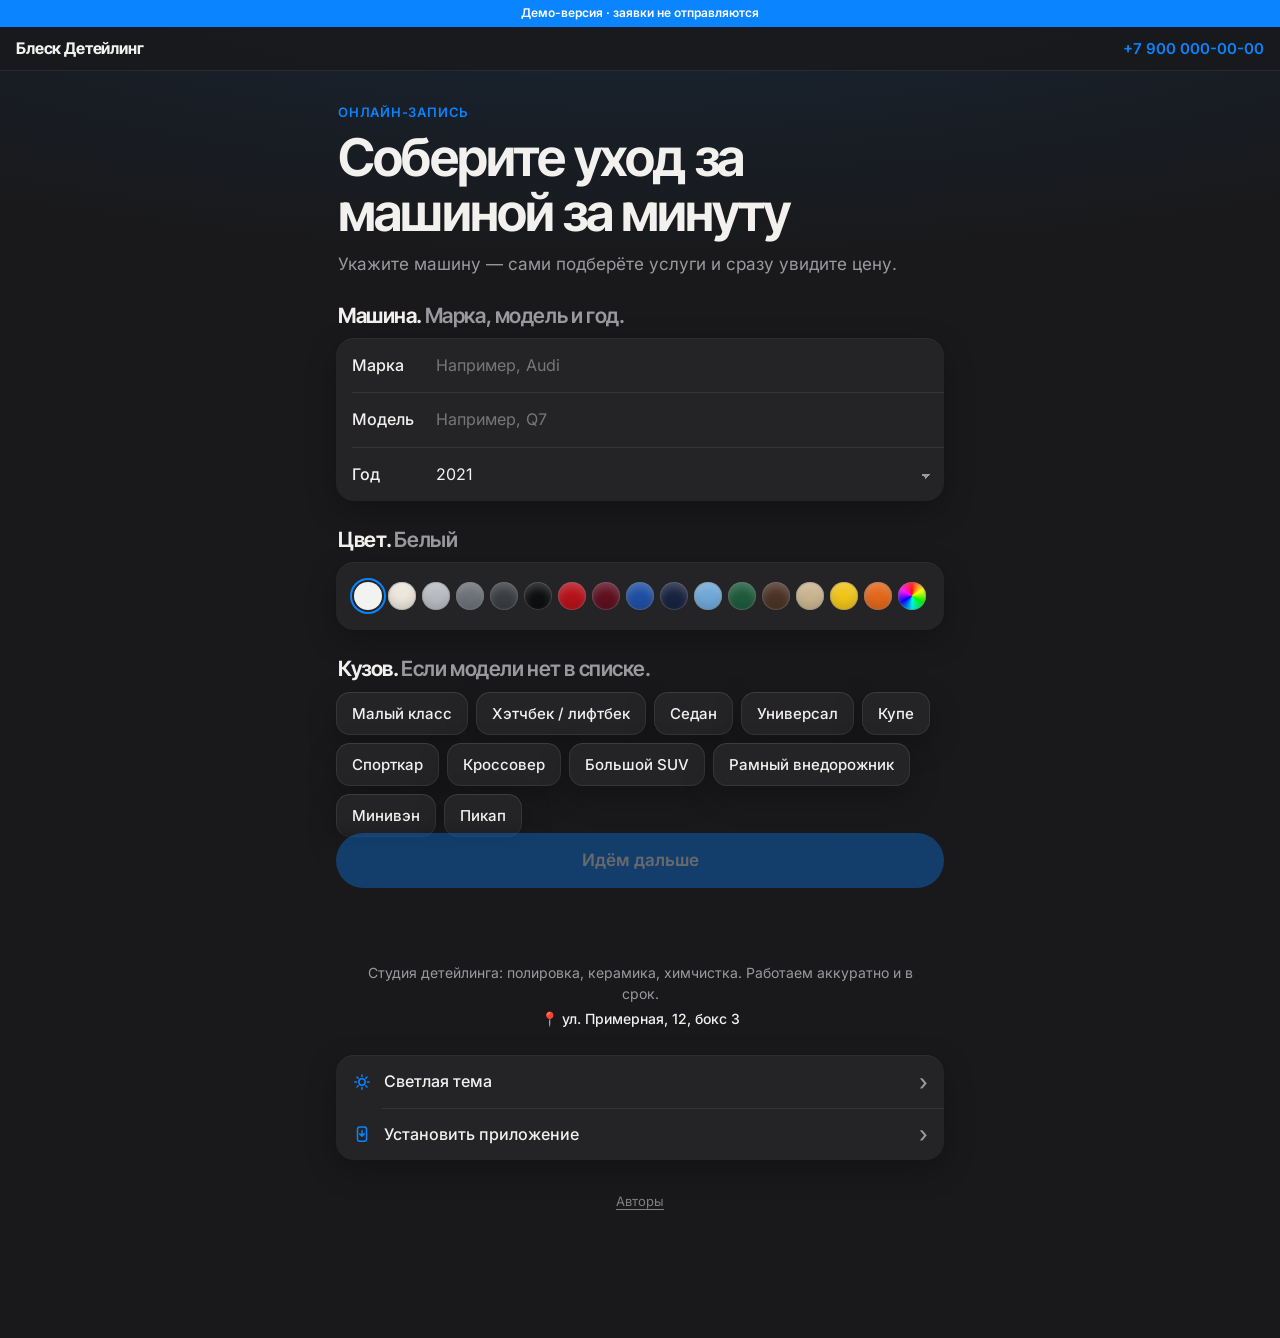
<file: index.html>
<!doctype html>
<html lang="ru" data-theme="dark">
<head>
  <meta charset="utf-8">
  <meta name="viewport" content="width=device-width, initial-scale=1, viewport-fit=cover">
  <meta name="theme-color" content="#19191b">
  <meta name="apple-mobile-web-app-capable" content="yes">
  <meta name="apple-mobile-web-app-status-bar-style" content="default">
  <link rel="manifest" href="./demo/manifest.webmanifest">
  <link rel="icon" href="./icons/icon-192.png">
  <link rel="apple-touch-icon" href="./icons/icon-192.png">
  <title>Онлайн-запись на детейлинг</title>
  <script type="module" crossorigin src="./assets/main-BbQ97r1d.js"></script>
  <link rel="stylesheet" crossorigin href="./assets/main-UPnS7EQy.css">
</head>
<body>
  <div id="app"></div>
</body>
</html>
</file>
<file: assets/main-UPnS7EQy.css>
@font-face{font-family:Inter Variable;font-style:normal;font-display:swap;font-weight:100 900;src:url(./inter-cyrillic-ext-wght-normal-BOeWTOD4.woff2)format("woff2-variations");unicode-range:U+460-52F,U+1C80-1C8A,U+20B4,U+2DE0-2DFF,U+A640-A69F,U+FE2E-FE2F}@font-face{font-family:Inter Variable;font-style:normal;font-display:swap;font-weight:100 900;src:url(./inter-cyrillic-wght-normal-DqGufNeO.woff2)format("woff2-variations");unicode-range:U+301,U+400-45F,U+490-491,U+4B0-4B1,U+2116}@font-face{font-family:Inter Variable;font-style:normal;font-display:swap;font-weight:100 900;src:url(./inter-greek-ext-wght-normal-DlzME5K_.woff2)format("woff2-variations");unicode-range:U+1F??}@font-face{font-family:Inter Variable;font-style:normal;font-display:swap;font-weight:100 900;src:url(./inter-greek-wght-normal-CkhJZR-_.woff2)format("woff2-variations");unicode-range:U+370-377,U+37A-37F,U+384-38A,U+38C,U+38E-3A1,U+3A3-3FF}@font-face{font-family:Inter Variable;font-style:normal;font-display:swap;font-weight:100 900;src:url(./inter-vietnamese-wght-normal-CBcvBZtf.woff2)format("woff2-variations");unicode-range:U+102-103,U+110-111,U+128-129,U+168-169,U+1A0-1A1,U+1AF-1B0,U+300-301,U+303-304,U+308-309,U+323,U+329,U+1EA0-1EF9,U+20AB}@font-face{font-family:Inter Variable;font-style:normal;font-display:swap;font-weight:100 900;src:url(./inter-latin-ext-wght-normal-DO1Apj_S.woff2)format("woff2-variations");unicode-range:U+100-2BA,U+2BD-2C5,U+2C7-2CC,U+2CE-2D7,U+2DD-2FF,U+304,U+308,U+329,U+1D00-1DBF,U+1E00-1E9F,U+1EF2-1EFF,U+2020,U+20A0-20AB,U+20AD-20C0,U+2113,U+2C60-2C7F,U+A720-A7FF}@font-face{font-family:Inter Variable;font-style:normal;font-display:swap;font-weight:100 900;src:url(./inter-latin-wght-normal-Dx4kXJAl.woff2)format("woff2-variations");unicode-range:U+??,U+131,U+152-153,U+2BB-2BC,U+2C6,U+2DA,U+2DC,U+304,U+308,U+329,U+2000-206F,U+20AC,U+2122,U+2191,U+2193,U+2212,U+2215,U+FEFF,U+FFFD}@font-face{font-family:Inter Tight Variable;font-style:normal;font-display:swap;font-weight:100 900;src:url(./inter-tight-cyrillic-ext-wght-normal-okcGN4Nq.woff2)format("woff2-variations");unicode-range:U+460-52F,U+1C80-1C8A,U+20B4,U+2DE0-2DFF,U+A640-A69F,U+FE2E-FE2F}@font-face{font-family:Inter Tight Variable;font-style:normal;font-display:swap;font-weight:100 900;src:url(./inter-tight-cyrillic-wght-normal-BS41q_Tv.woff2)format("woff2-variations");unicode-range:U+301,U+400-45F,U+490-491,U+4B0-4B1,U+2116}@font-face{font-family:Inter Tight Variable;font-style:normal;font-display:swap;font-weight:100 900;src:url(./inter-tight-greek-ext-wght-normal-DQgQPNk4.woff2)format("woff2-variations");unicode-range:U+1F??}@font-face{font-family:Inter Tight Variable;font-style:normal;font-display:swap;font-weight:100 900;src:url(./inter-tight-greek-wght-normal-sS1B39LI.woff2)format("woff2-variations");unicode-range:U+370-377,U+37A-37F,U+384-38A,U+38C,U+38E-3A1,U+3A3-3FF}@font-face{font-family:Inter Tight Variable;font-style:normal;font-display:swap;font-weight:100 900;src:url(./inter-tight-vietnamese-wght-normal-TKKdAiBA.woff2)format("woff2-variations");unicode-range:U+102-103,U+110-111,U+128-129,U+168-169,U+1A0-1A1,U+1AF-1B0,U+300-301,U+303-304,U+308-309,U+323,U+329,U+1EA0-1EF9,U+20AB}@font-face{font-family:Inter Tight Variable;font-style:normal;font-display:swap;font-weight:100 900;src:url(./inter-tight-latin-ext-wght-normal-B4u9PlvR.woff2)format("woff2-variations");unicode-range:U+100-2BA,U+2BD-2C5,U+2C7-2CC,U+2CE-2D7,U+2DD-2FF,U+304,U+308,U+329,U+1D00-1DBF,U+1E00-1E9F,U+1EF2-1EFF,U+2020,U+20A0-20AB,U+20AD-20C0,U+2113,U+2C60-2C7F,U+A720-A7FF}@font-face{font-family:Inter Tight Variable;font-style:normal;font-display:swap;font-weight:100 900;src:url(./inter-tight-latin-wght-normal-DX-nOvPD.woff2)format("woff2-variations");unicode-range:U+??,U+131,U+152-153,U+2BB-2BC,U+2C6,U+2DA,U+2DC,U+304,U+308,U+329,U+2000-206F,U+20AC,U+2122,U+2191,U+2193,U+2212,U+2215,U+FEFF,U+FFFD}:root{--accent:#0a84ff;--bg:#f2eee8;--card:#fbf9f6;--text:#1d1c1a;--muted:#7f7a72;--line:#4632141a;--soft:#4632140e;--ok:#1f9d55;--err:#d70015;--radius:22px;--font:"Inter Variable", -apple-system, BlinkMacSystemFont, "Segoe UI", Roboto, sans-serif;--font-display:"Inter Tight Variable", "Inter Variable", -apple-system, BlinkMacSystemFont, sans-serif;--shadow:0 1px 2px #3c280a0a, 0 10px 30px #3c280a12;--lightningcss-light:initial;--lightningcss-dark: ;color-scheme:light}:root[data-theme=dark]{--bg:#19191b;--card:#242426;--text:#f2f1ee;--muted:#9a999e;--line:#ffffff14;--soft:#fff1;--shadow:0 1px 0 #ffffff0a inset, 0 10px 30px #00000040;--lightningcss-light: ;--lightningcss-dark:initial;color-scheme:dark}*{box-sizing:border-box;-webkit-tap-highlight-color:transparent}html,body{background:var(--bg);color:var(--text);font-family:var(--font);-webkit-font-smoothing:antialiased;margin:0;font-size:16px;line-height:1.4}button,input,select,textarea{font:inherit;color:inherit}a{color:var(--accent);text-decoration:none}h1,h2,h3{font-family:var(--font-display)}h1{letter-spacing:-.035em;margin:0 0 10px;font-size:clamp(32px,7.4vw,52px);font-weight:650;line-height:1.05}h2{letter-spacing:-.02em;margin:0 0 14px;font-size:21px;font-weight:650}.muted{color:var(--muted)}.ok{color:var(--ok);font-style:normal}em.muted{font-style:normal;font-weight:400}.btn{cursor:pointer;background:var(--soft);border:0;border-radius:999px;justify-content:center;align-items:center;gap:8px;padding:12px 22px;font-weight:600;transition:transform .15s,opacity .15s,background .2s;display:inline-flex}.btn:active{transform:scale(.97)}.btn.primary{background:var(--accent);color:#fff}.btn.primary:disabled{opacity:.35;cursor:default;transform:none}.btn.ghost{box-shadow:inset 0 0 0 1px var(--line);background:0 0}.btn.danger{color:var(--err);background:#d700151a}.btn.big{width:100%;padding:16px;font-size:17px}.btn.small{padding:8px 14px;font-size:14px}.card{background:var(--card);border-radius:var(--radius);box-shadow:var(--shadow);padding:20px}.field{flex-direction:column;gap:6px;margin-bottom:16px;display:flex;position:relative}.field>span{color:var(--muted);font-size:13px;font-weight:600}.field input:not([type=checkbox]):not([type=color]):not([type=file]),.field select,.field textarea{background:var(--soft);appearance:none;border:0;border-radius:12px;outline:none;width:100%;padding:13px 14px;transition:box-shadow .15s}.field select{background-image:linear-gradient(45deg, transparent 50%, var(--muted) 50%), linear-gradient(135deg, var(--muted) 50%, transparent 50%);background-position:calc(100% - 18px) 55%,calc(100% - 13px) 55%;background-repeat:no-repeat;background-size:5px 5px}.field input:focus,.field select:focus,.field textarea:focus{box-shadow:0 0 0 3px color-mix(in srgb, var(--accent) 35%, transparent)}.chips{flex-wrap:wrap;gap:8px;display:flex}.chip{background:var(--soft);cursor:pointer;border:0;border-radius:999px;padding:8px 14px;font-size:14px}.chip.on{background:var(--accent);color:#fff}.toast{color:#fff;opacity:0;z-index:100;background:#1d1d1f;border-radius:14px;max-width:calc(100% - 32px);padding:12px 18px;transition:all .25s;position:fixed;bottom:24px;left:50%;transform:translate(-50%,20px)}.toast.show{opacity:1;transform:translate(-50%)}.toast.err{background:var(--err)}.error{color:var(--err);margin:0 0 12px;font-size:14px}.dot{vertical-align:-1px;border-radius:50%;width:10px;height:10px;margin-right:5px;display:inline-block;box-shadow:inset 0 0 0 1px #00000026}.dot.big{flex:none;width:34px;height:34px;margin:0}.top{z-index:20;background:color-mix(in srgb, var(--bg) 82%, transparent);-webkit-backdrop-filter:saturate(180%)blur(20px);border-bottom:1px solid var(--line);align-items:center;gap:10px;padding:11px 16px;display:flex;position:sticky;top:0}.top .brand{letter-spacing:-.01em;flex:1;align-items:center;gap:8px;min-width:0;font-weight:700;display:flex}.top .brand img{border-radius:6px;width:auto;height:28px}.top .brand span{-webkit-line-clamp:2;overflow-wrap:anywhere;-webkit-box-orient:vertical;line-height:1.15;display:-webkit-box;overflow:hidden}.top .phone{white-space:nowrap;align-items:center;font-size:15px;font-weight:600;display:inline-flex}.top .phone .ph-ic{display:none}@media (width<=480px){.top .phone .ph-num{display:none}.top .phone .ph-ic{background:var(--soft);border-radius:12px;justify-content:center;align-items:center;width:38px;height:38px;display:inline-flex}}.icon-btn{background:var(--soft);color:var(--text);cursor:pointer;border:0;border-radius:12px;flex:none;justify-content:center;align-items:center;width:38px;height:38px;padding:0;transition:background .2s,transform .15s;display:inline-flex}.icon-btn:active{transform:scale(.94)}.icon-btn svg{display:block}.step{flex-direction:column;gap:16px;max-width:640px;margin:0 auto;padding:20px 16px 120px;display:flex}.hero{padding:16px 4px 4px}.hero p{margin:0;font-size:17px}.about{color:var(--muted);padding:0 4px;font-size:14px}.top .brand,.car-tag b,.total .sum b,.sum-total b,.day b{font-family:var(--font-display)}body.page-car{background:radial-gradient(120% 420px at 50% -60px, color-mix(in srgb, var(--accent) 13%, transparent), transparent 75%) no-repeat, var(--bg)}.step-car{gap:26px;padding-top:10px}.step-car .hero{padding:22px 2px 0}.eyebrow{letter-spacing:.06em;text-transform:uppercase;color:var(--accent);font-weight:600;margin:0 0 10px!important;font-size:13px!important}.step-car h1{text-wrap:balance;margin-bottom:12px}.lead{color:var(--muted);text-wrap:pretty;max-width:34em;font-size:17px;line-height:1.45}.sec{flex-direction:column;gap:10px;display:flex}.sec-h{letter-spacing:-.02em;margin:0;padding:0 2px;font-size:21px;font-weight:650;line-height:1.2}.sec-h span{color:var(--muted);font-weight:600}.group{background:var(--card);box-shadow:var(--shadow);border-radius:18px}.group.pad{padding:16px}.row.field{flex-direction:row;align-items:center;gap:10px;min-height:54px;margin:0;padding-left:16px;transition:background .15s}.row.field:first-child{border-radius:18px 18px 0 0}.row.field:last-child{border-radius:0 0 18px 18px}.row.field+.row.field:before{content:"";background:var(--line);height:1px;position:absolute;top:0;left:16px;right:0}.row.field:focus-within{background:var(--soft)}.field>.row-l{width:74px;color:var(--text);flex:none;font-size:16px;font-weight:500}.group .row input:not([type=checkbox]):not([type=color]):not([type=file]),.group .row .select-btn{min-width:0;box-shadow:none;background-color:#0000;border-radius:0;flex:1;padding:16px 16px 16px 0;font-size:16px}.group .row input::placeholder{color:var(--muted);opacity:.7}.group .row .select-btn{padding-right:40px}.cta{z-index:5;padding:12px 16px calc(12px + env(safe-area-inset-bottom));background:linear-gradient(to top, var(--bg) 55%, color-mix(in srgb, var(--bg) 0%, transparent));margin:-6px -16px 0;position:sticky;bottom:0}body.lift .cta{position:static}.step-car .about{text-align:center;padding:0 12px;line-height:1.5}.about .addr{color:var(--text);margin-top:4px;font-weight:500;display:block}.step-car .strip{margin:0 -16px -10px;padding:3px 16px 13px;scroll-padding:0 16px}.step-car .strip .chip{background:var(--card);box-shadow:inset 0 0 0 1px var(--line), var(--shadow);border-radius:14px;padding:11px 16px;font-size:15px;font-weight:500}.step-car .strip .chip.on{background:var(--card);color:var(--text);box-shadow:inset 0 0 0 2px var(--accent)}@media (width>=700px){.step-car .strip{flex-wrap:wrap;margin:0;padding:0;overflow:visible}}:root:not([data-theme=dark]) body.page-car{background:radial-gradient(120% 420px at 50% -60px, #ffffffd9, transparent 75%) no-repeat, var(--bg)}.ac-list{z-index:10;background:var(--elev,var(--card));box-shadow:0 16px 40px #0000002e, 0 0 0 1px var(--line);border-radius:16px;max-height:280px;margin-top:6px;padding:6px;display:none;position:absolute;top:100%;left:0;right:0;overflow:auto}.ac-list.open{display:block}.ac-list button{text-align:left;cursor:pointer;background:0 0;border:0;border-radius:10px;width:100%;padding:11px 12px;display:block}.ac-list button:hover{background:var(--soft)}:root{--elev:#fff}:root[data-theme=dark]{--elev:#2e2e31}body.lift .step-car{padding-bottom:100vh}.select-btn{background:var(--soft);width:100%;color:var(--text);text-align:left;cursor:pointer;background-image:linear-gradient(45deg, transparent 50%, var(--muted) 50%), linear-gradient(135deg, var(--muted) 50%, transparent 50%);background-position:calc(100% - 18px) 55%,calc(100% - 13px) 55%;background-repeat:no-repeat;background-size:5px 5px;border:0;border-radius:12px;outline:none;padding:13px 40px 13px 14px;transition:box-shadow .15s}.select-btn:focus-visible{box-shadow:0 0 0 3px color-mix(in srgb, var(--accent) 35%, transparent)}.row .select-btn:focus-visible{box-shadow:none}.row:has(.select-btn[aria-expanded=true]){background:var(--soft)}.year-pop{max-height:236px}.year-pop.open{grid-template-columns:repeat(4,1fr);gap:4px;display:grid}@media (width>=480px){.year-pop.open{grid-template-columns:repeat(6,1fr)}}.year-pop button{text-align:center;font-variant-numeric:tabular-nums;padding:10px 0}.year-pop button.on{background:var(--accent);color:#fff;font-weight:600}.color-name{color:var(--text);font-weight:600}.swatches{grid-template-columns:repeat(auto-fill,28px);justify-content:space-between;gap:10px 5px;padding:4px 2px;display:grid}.sw{background:var(--c);cursor:pointer;border:0;border-radius:50%;width:28px;height:28px;padding:0;transition:transform .15s;box-shadow:inset 0 0 0 1px #7f7f7f59,inset 0 -5px 8px #00000024,inset 0 5px 8px #ffffff38}.sw.on{box-shadow:0 0 0 2px var(--card), 0 0 0 4px var(--accent)}.sw.custom{background:conic-gradient(red,#ff0,#0f0,#0ff,#00f,#f0f,red);position:relative}.sw.custom.on:after{content:"";background:var(--c);border-radius:50%;position:absolute;inset:6px;box-shadow:0 0 0 2px #fff}.strip{scrollbar-width:none;gap:8px;margin:0 -20px;padding:2px 20px;scroll-padding:0 20px;display:flex;overflow-x:auto}.strip::-webkit-scrollbar{display:none}.strip .chip{white-space:nowrap;color:var(--text);flex:none}.strip .chip.on{color:#fff}.picker{gap:14px}.sv{touch-action:none;cursor:crosshair;background:linear-gradient(to top, #000, transparent), linear-gradient(to right, #fff, var(--hue,red));border-radius:14px;height:min(46vw,230px);position:relative}.sv-knob{pointer-events:none;border:3px solid #fff;border-radius:50%;width:26px;height:26px;margin:-13px 0 0 -13px;position:absolute;box-shadow:0 1px 6px #00000073}.hue{appearance:none;cursor:pointer;background:linear-gradient(90deg,red,#ff0,#0f0,#0ff,#00f,#f0f,red);border-radius:14px;width:100%;height:28px;margin:0}.hue::-webkit-slider-thumb{-webkit-appearance:none;background:0 0;border:4px solid #fff;border-radius:50%;width:28px;height:28px;box-shadow:0 1px 6px #00000073}.hue::-moz-range-thumb{background:0 0;border:4px solid #fff;border-radius:50%;width:22px;height:22px;box-shadow:0 1px 6px #00000073}.picker-row{align-items:center;gap:10px;display:flex}.picker-prev{border-radius:12px;flex:none;width:44px;height:44px;box-shadow:inset 0 0 0 1px #7f7f7f59}.picker-hex{background:var(--soft);min-width:0;color:var(--text);text-transform:uppercase;border:0;border-radius:12px;flex:1;padding:12px;font:600 16px ui-monospace,Menlo,Consolas,monospace}body.screen-fixed{overscroll-behavior:none;flex-direction:column;height:100dvh;display:flex;overflow:hidden}body.screen-fixed #app{flex-direction:column;flex:1;min-height:0;display:flex}body.screen-fixed .demo-ribbon,body.screen-fixed .top{flex:none;position:relative}.step-studio{flex-direction:column;flex:1;gap:0;max-width:none;min-height:0;margin:0;padding:0;display:flex}.stage{--scene-bg:#eef0f3;touch-action:none;background:radial-gradient(ellipse 70% 55% at 50% 58%, color-mix(in srgb, var(--scene-bg) 35%, #fff) 0%, transparent 70%), linear-gradient(180deg, color-mix(in srgb, var(--scene-bg) 92%, #fff) 0%, var(--scene-bg) 55%, color-mix(in srgb, var(--scene-bg) 90%, #000) 100%);flex:0 0 40%;min-height:220px;position:relative;overflow:hidden}.stage canvas{display:block;width:100%!important;height:100%!important}.stage.flat{flex-basis:110px;min-height:0}.car-tag{z-index:3;pointer-events:none;flex-direction:column;display:flex;position:absolute;top:12px;left:16px}.car-tag b{letter-spacing:-.01em;font-size:19px}.car-tag span{color:var(--muted);font-size:13px}.loader{color:var(--muted);z-index:2;text-align:center;flex-direction:column;justify-content:center;align-items:center;gap:12px;padding:20px;font-size:14px;display:flex;position:absolute;inset:0}.loader .bar{background:var(--soft);border-radius:4px;width:160px;height:4px;overflow:hidden}.loader .bar i{background:var(--accent);width:0;height:100%;transition:width .2s;display:block}.compare{z-index:3;color:var(--text);background:color-mix(in srgb, var(--card) 85%, transparent);-webkit-backdrop-filter:blur(12px);backdrop-filter:blur(12px);box-shadow:var(--shadow);cursor:pointer;-webkit-user-select:none;user-select:none;touch-action:none;border:0;border-radius:12px;padding:8px 12px;font-size:13px;font-weight:600;position:absolute;bottom:10px;right:12px}.compare.held{background:var(--accent);color:#fff}.hotspots{pointer-events:none;z-index:2;transition:opacity .4s;position:absolute;inset:0}.hotspots.hidden{opacity:0}.hotspots.hidden .hotspot{pointer-events:none!important}@media (width>=960px) and (hover:hover){.hotspot .lbl{opacity:.92;transform:none}}.hotspot{cursor:pointer;background:0 0;border:0;align-items:center;gap:6px;margin:-9px 0 0 -9px;padding:0;transition:opacity .25s;display:flex;position:absolute;top:0;left:0}.hotspot .dot{width:18px;height:18px;box-shadow:0 0 0 4px color-mix(in srgb, var(--accent) 35%, transparent), 0 2px 8px #00000040;background:#fff;border-radius:50%;margin:0;position:relative}.hotspot .dot:after{content:"";background:var(--accent);border-radius:50%;position:absolute;inset:5px}.hotspot .lbl{color:var(--text);background:color-mix(in srgb, var(--card) 90%, transparent);-webkit-backdrop-filter:blur(8px);backdrop-filter:blur(8px);opacity:0;white-space:nowrap;border-radius:999px;padding:4px 9px;font-size:12px;font-weight:600;transition:all .2s;transform:translate(-4px);box-shadow:0 2px 8px #0000001f}.hotspot:hover .lbl,.hotspot.active .lbl{opacity:1;transform:none}.hotspot.has .dot:after{background:var(--ok)}.hotspot.active .dot{animation:1.4s infinite ping}@keyframes ping{0%,to{box-shadow:0 0 0 4px color-mix(in srgb, var(--accent) 35%, transparent), 0 2px 8px #00000040}50%{box-shadow:0 0 0 10px color-mix(in srgb, var(--accent) 10%, transparent), 0 2px 8px #00000040}}.panel{background:var(--bg);flex-direction:column;flex:1;min-height:0;display:flex}.zones{scrollbar-width:none;flex:none;gap:6px;padding:10px 16px;display:flex;overflow-x:auto}.zones::-webkit-scrollbar{display:none}.zones button{background:var(--soft);color:var(--text);cursor:pointer;border:0;border-radius:12px;flex:none;align-items:center;gap:6px;padding:8px 14px;font-size:15px;font-weight:600;display:flex}.zones button.on{background:var(--text);color:var(--bg)}.zones .cnt:empty{display:none}.zones .cnt{background:var(--accent);color:#fff;border-radius:9px;justify-content:center;align-items:center;min-width:18px;height:18px;padding:0 5px;font-size:11px;font-style:normal;display:inline-flex}.services{overscroll-behavior:contain;-webkit-overflow-scrolling:touch;flex-direction:column;flex:1;gap:8px;min-height:0;padding:2px 16px 12px;display:flex;overflow-y:auto}.svc{text-align:left;color:var(--text);background:var(--card);cursor:pointer;box-shadow:var(--shadow);border:0;border-radius:16px;flex:none;align-items:center;gap:12px;padding:11px 14px;transition:box-shadow .2s,transform .15s;display:flex}.svc:active{transform:scale(.99)}.svc.on{box-shadow:0 0 0 2px var(--accent), var(--shadow)}.svc .check{width:22px;height:22px;box-shadow:inset 0 0 0 2px var(--line);border-radius:50%;flex:none;transition:all .2s;position:relative}.svc.on .check{background:var(--accent);box-shadow:none}.svc.on .check:after{content:"";border:2px solid #fff;border-width:0 2px 2px 0;width:6px;height:11px;position:absolute;top:3px;left:7px;transform:rotate(45deg)}.svc .txt{flex-direction:column;flex:1;gap:2px;min-width:0;display:flex}.svc .txt b{font-size:15px;line-height:1.25}.svc .txt small{color:var(--muted);font-size:12.5px;line-height:1.3}.svc .meta small{color:var(--muted);font-size:12.5px}.svc .meta{white-space:nowrap;flex-direction:column;flex:none;align-items:flex-end;gap:2px;display:flex}.total{padding:10px 16px calc(10px + env(safe-area-inset-bottom));background:color-mix(in srgb, var(--card) 88%, transparent);-webkit-backdrop-filter:saturate(180%)blur(20px);border-top:1px solid var(--line);flex:none;align-items:center;gap:12px;display:flex}.total .sum{flex-direction:column;flex:1;min-width:0;display:flex}.total .sum b{letter-spacing:-.01em;white-space:nowrap;font-size:20px}.total .sum b.hint{white-space:normal;font-size:17px;line-height:1.2}.total .sum small{color:var(--muted);font-size:12px;line-height:1.3}.total .sum small.nw{white-space:nowrap}.total .btn{white-space:nowrap;flex:none;padding:12px 18px}@media (width>=960px){.step-studio{grid-template-rows:minmax(0,1fr);grid-template-columns:1fr 420px;display:grid}.stage{min-height:0}.panel{border-left:1px solid var(--line)}}.summary ul{flex-direction:column;gap:8px;margin:14px 0;padding:0;list-style:none;display:flex}.summary li{justify-content:space-between;align-items:baseline;gap:12px;font-size:15px;display:flex}.summary li b,.sum-total b{white-space:nowrap}.sum-car{align-items:center;gap:12px;display:flex}.sum-car div{flex-direction:column;display:flex}.sum-car small{color:var(--muted)}.sum-total{border-top:1px solid var(--line);justify-content:space-between;align-items:baseline;margin-bottom:6px;padding-top:12px;display:flex}.sum-total b{font-size:22px}.days{scrollbar-width:none;gap:8px;margin:0 -4px 12px;padding-bottom:6px;padding-left:4px;display:flex;overflow-x:auto}.days::-webkit-scrollbar{display:none}.day{width:58px;color:var(--text);background:var(--soft);cursor:pointer;border:0;border-radius:14px;flex-direction:column;flex:none;align-items:center;padding:8px 0;display:flex}.day b{font-size:20px}.day small{color:var(--muted);font-size:12px}.day.on{background:var(--accent);color:#fff}.day.on small{color:#fffc}.day:disabled{opacity:.35;cursor:default}.slots{grid-template-columns:repeat(auto-fill,minmax(72px,1fr));gap:8px;display:grid}.slot{color:var(--text);background:var(--soft);cursor:pointer;border:0;border-radius:12px;padding:11px 0;font-weight:600}.slot.on{background:var(--accent);color:#fff}.photos{flex-wrap:wrap;gap:8px;display:flex}.photos:empty{display:none}.ph{width:76px;height:76px;position:relative}.ph img{object-fit:cover;border-radius:12px;width:100%;height:100%}.ph button{color:#fff;cursor:pointer;background:#1d1d1f;border:0;border-radius:50%;width:24px;height:24px;line-height:1;position:absolute;top:-6px;right:-6px}.field label.btn{cursor:pointer;align-self:flex-start}.consent{align-items:flex-start;gap:10px;margin-bottom:14px;font-size:14px;display:flex}.consent input{width:20px;height:20px;accent-color:var(--accent);flex:none;margin:0}.modal{z-index:60;background:#00000073;justify-content:center;align-items:flex-end;display:flex;position:fixed;inset:0}.sheet{background:var(--card);color:var(--text);width:100%;max-width:640px;max-height:88dvh;padding:14px 18px calc(16px + env(safe-area-inset-bottom));border-radius:22px 22px 0 0;flex-direction:column;animation:.25s sheet-up;display:flex}@media (width>=700px){.modal{align-items:center}.sheet{border-radius:22px}}@keyframes sheet-up{0%{opacity:0;transform:translateY(40px)}}.sheet-h{border-bottom:1px solid var(--line);justify-content:space-between;align-items:center;gap:12px;padding-bottom:10px;display:flex}.sheet-h .icon-btn svg{transform:rotate(-90deg)}.sheet-body{overscroll-behavior:contain;flex:1;min-height:0;padding:4px 2px 14px;font-size:15px;line-height:1.5;overflow-y:auto}.sheet-body h1{margin:12px 0 8px;font-size:22px}.sheet-body h2{margin:16px 0 6px;font-size:16px}.sheet-body p{margin:6px 0}.step-done{text-align:center;align-items:center;padding-top:60px}.done-icon{background:var(--ok);color:#fff;border-radius:50%;justify-content:center;align-items:center;width:72px;height:72px;font-size:36px;display:flex}.step-done p{margin:0;font-size:17px}.app-foot{background:var(--card);box-shadow:var(--shadow);border-radius:18px;flex-direction:column;display:flex;overflow:hidden}.foot-btn{width:100%;color:var(--text);text-align:left;cursor:pointer;background:0 0;border:0;align-items:center;gap:12px;padding:15px 16px;font-size:16px;font-weight:500;transition:background .15s;display:flex;position:relative}.foot-btn:after{content:"›";color:var(--muted);margin-left:auto;font-size:22px;line-height:1}.foot-btn+.foot-btn:before{content:"";background:var(--line);height:1px;position:absolute;top:0;left:46px;right:0}.foot-btn:active{background:var(--soft)}.foot-btn svg{width:20px;color:var(--accent);flex:none}.credits{text-align:center;color:var(--muted);opacity:.8;margin:0;padding:0 12px;font-size:12px;line-height:1.5}.credits a{color:inherit;text-underline-offset:2px;text-decoration:underline}.link-btn{color:var(--muted);font:inherit;text-underline-offset:3px;cursor:pointer;background:0 0;border:0;padding:6px 10px;font-size:13px;text-decoration:underline}.install-steps{flex-direction:column;gap:12px;margin:14px 0 4px;padding-left:22px;display:flex}.install-steps li{padding-left:4px}.install-steps svg{vertical-align:-3px;color:var(--accent)}.done-actions{flex-direction:column;gap:10px;width:100%;max-width:340px;margin-top:6px;display:flex}.small-note{font-size:14px!important}.mine-banner{text-align:left;cursor:pointer;width:100%;color:var(--text);background:var(--card);box-shadow:var(--shadow), inset 0 0 0 1px color-mix(in srgb, var(--accent) 35%, transparent);border:0;border-radius:18px;align-items:center;gap:14px;margin-top:8px;padding:12px 14px;transition:transform .15s;display:flex}.mine-banner:active{transform:scale(.99)}.mb-ic{background:var(--accent);color:#fff;width:50px;height:54px;font:650 22px/1 var(--font-display);border-radius:13px;flex-direction:column;flex:none;justify-content:center;align-items:center;display:flex}.mb-ic small{font:600 11px var(--font);text-transform:uppercase;opacity:.85;margin-top:3px}.mb-txt{flex-direction:column;flex:1;gap:1px;min-width:0;display:flex}.mb-txt b{font-size:16px;font-family:var(--font-display);letter-spacing:-.01em}.mb-txt small{color:var(--muted);font-size:13px}.mb-go{color:var(--muted);flex:none;font-size:26px;line-height:1}.mine-link{background:var(--soft);color:var(--text);cursor:pointer;border:0;border-radius:999px;align-self:flex-start;margin-top:8px;padding:8px 14px;font-size:14px;font-weight:600}.step-mine{gap:16px;padding-top:10px}.step-mine .hero{padding:22px 2px 4px}.step-mine .sec-h{margin-top:10px}.bk{background:var(--card);box-shadow:var(--shadow);border-radius:20px;gap:14px;padding:16px;display:flex}.bk.past{opacity:.62}.bk-date{background:var(--soft);border-radius:14px;flex-direction:column;flex:none;justify-content:center;align-items:center;width:54px;height:64px;display:flex}.bk:not(.past) .bk-date{background:var(--accent);color:#fff}.bk-date b{font:650 24px/1.05 var(--font-display)}.bk-date small{text-transform:uppercase;opacity:.8;font-size:11px;font-weight:600}.bk-main{flex-direction:column;flex:1;gap:6px;min-width:0;display:flex}.bk-time{font:650 19px/1.2 var(--font-display);letter-spacing:-.01em}.bk-time:first-letter{text-transform:uppercase}.bk-time small{font:500 13px var(--font);color:var(--muted);margin-left:4px}.bk-car{color:var(--muted);font-size:14px}.bk-lines{border-top:1px solid var(--line);flex-direction:column;gap:5px;margin:4px 0 0;padding:10px 0 0;list-style:none;display:flex}.bk-lines li{justify-content:space-between;gap:10px;font-size:14px;display:flex}.bk-lines b{white-space:nowrap;flex:none;font-weight:500}.bk-lines span,.bk-total span,.summary li span{overflow-wrap:anywhere;-webkit-hyphens:auto;hyphens:auto;min-width:0}@media (width<=400px){.bk{flex-direction:column;gap:10px}.bk-date{border-radius:10px;flex-direction:row;align-self:flex-start;gap:6px;width:auto;height:auto;padding:6px 12px}.bk-date b{font-size:18px}}.bk-total{border-top:1px solid var(--line);justify-content:space-between;align-items:baseline;gap:10px;margin-top:2px;padding-top:8px;display:flex}.bk-total span{color:var(--muted);font-size:13px}.bk-total b{font:650 18px var(--font-display);white-space:nowrap}.bk-comment{color:var(--muted);margin:0;font-size:14px}.bk-actions{flex-wrap:wrap;gap:8px;margin-top:6px;display:flex}.demo-ribbon{z-index:40;text-align:center;background:var(--accent);color:#fff;padding:5px 10px;font-size:12px;font-weight:600;position:relative}:root[data-theme=dark] .stage{background:radial-gradient(70% 55% at 50% 58%,#333337 0%,#0000 70%),linear-gradient(#222225 0%,#1c1c1f 55%,#131315 100%);--scene-bg:#1c1c1f!important}.grp{color:var(--text);font:inherit;text-align:left;cursor:pointer;background:0 0;border:0;flex:none;align-items:center;gap:8px;padding:12px 4px 2px;font-size:14px;font-weight:700;display:flex}.grp>span:first-child{flex:1}.grp small{color:var(--muted);align-items:center;gap:6px;font-size:13px;font-weight:500;display:flex}.grp small i{background:var(--accent);color:#fff;border-radius:9px;padding:0 7px;font-size:12px;font-style:normal;line-height:18px}.grp .chev{border:solid var(--muted);border-width:0 2px 2px 0;width:8px;height:8px;margin:0 4px 4px;transition:transform .2s;transform:rotate(45deg)}.grp.open .chev{margin:4px 4px 0;transform:rotate(-135deg)}
</file>
